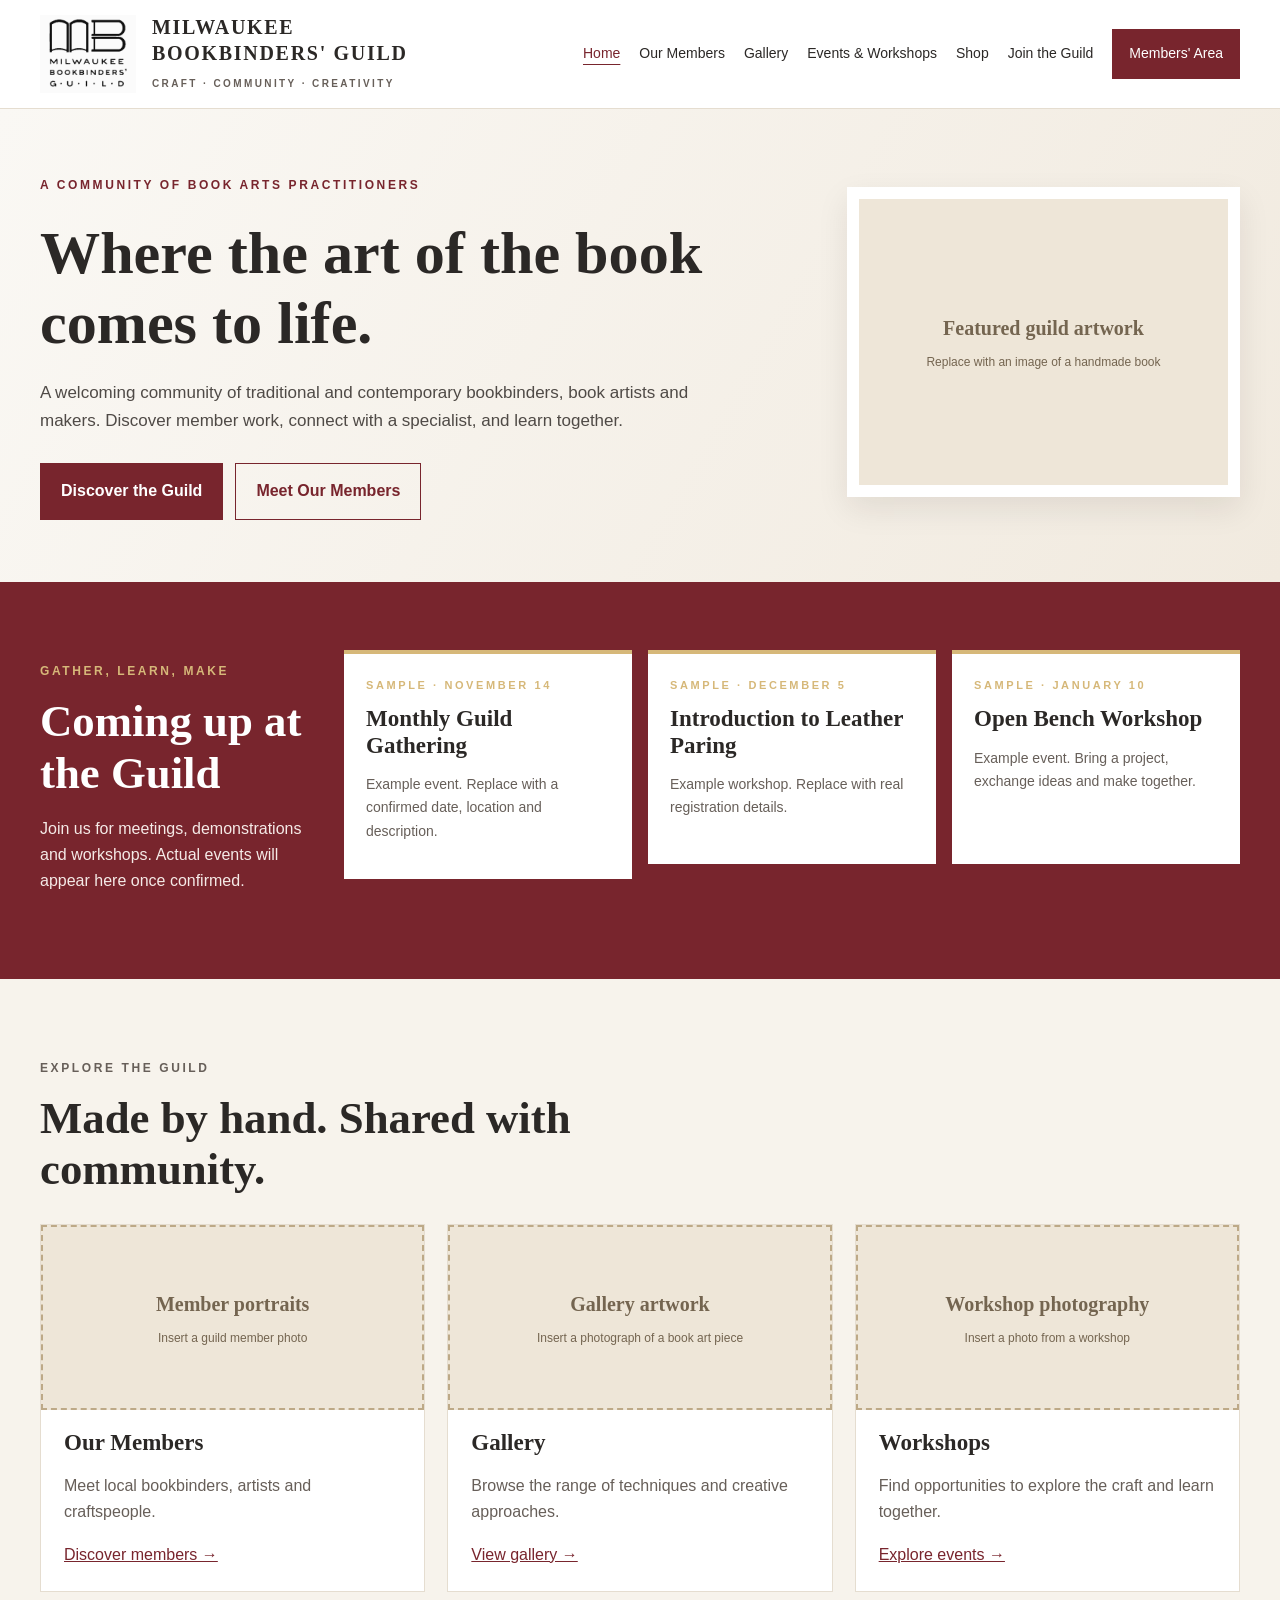
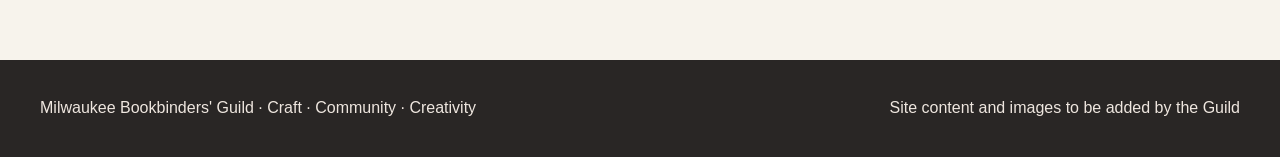
<file: index.html>
<!DOCTYPE html>
<html lang="en"><head><meta charset="utf-8"><meta name="viewport" content="width=device-width, initial-scale=1"><meta name="description" content="Milwaukee Bookbinders' Guild — craft, community, and creativity."><title>Home | Milwaukee Bookbinders' Guild</title><link rel="stylesheet" href="style.css"></head><body><header class="site-header"><div class="container nav-row"><a class="brand" href="index.html"><img class="brand-logo" src="images/milwaukee-bookbinders-guild-logo.png" alt="Milwaukee Bookbinders’ Guild logo" width="96" height="79"><span><span class="brand-name">MILWAUKEE<br>BOOKBINDERS' GUILD</span><span class="brand-tag">CRAFT · COMMUNITY · CREATIVITY</span></span></a><nav class="site-nav" aria-label="Main navigation"><a href="index.html" aria-current="page">Home</a><a href="members.html">Our Members</a><a href="gallery.html">Gallery</a><a href="events.html">Events & Workshops</a><a href="shop.html">Shop</a><a href="join.html">Join the Guild</a><a href="members-area.html" class="member-button">Members' Area</a></nav></div></header><main><section class="hero"><div class="container hero-grid"><div><p class="eyebrow">A community of book arts practitioners</p><h1>Where the art of the book comes to life.</h1><p class="lead">A welcoming community of traditional and contemporary bookbinders, book artists and makers. Discover member work, connect with a specialist, and learn together.</p><div class="actions"><a class="btn" href="join.html">Discover the Guild</a><a class="btn btn-outline" href="members.html">Meet Our Members</a></div></div><div class="image-slot hero-image" role="img" aria-label="Image placeholder for Featured guild artwork"><strong>Featured guild artwork</strong><small>Replace with an image of a handmade book</small></div></div></section><section class="burgundy-band section"><div class="container event-grid"><div class="heading-cell"><p class="eyebrow">Gather, learn, make</p><h2>Coming up at the Guild</h2><p>Join us for meetings, demonstrations and workshops. Actual events will appear here once confirmed.</p></div><article class="event-card"><div class="eyebrow">Sample · November 14</div><h3>Monthly Guild Gathering</h3><p>Example event. Replace with a confirmed date, location and description.</p></article><article class="event-card"><div class="eyebrow">Sample · December 5</div><h3>Introduction to Leather Paring</h3><p>Example workshop. Replace with real registration details.</p></article><article class="event-card"><div class="eyebrow">Sample · January 10</div><h3>Open Bench Workshop</h3><p>Example event. Bring a project, exchange ideas and make together.</p></article></div></section><section class="section"><div class="container"><div class="section-heading"><p class="eyebrow">Explore the Guild</p><h2>Made by hand. Shared with community.</h2></div><div class="cards"><article class="card"><div class="image-slot " role="img" aria-label="Image placeholder for Member portraits"><strong>Member portraits</strong><small>Insert a guild member photo</small></div><h3>Our Members</h3><p>Meet local bookbinders, artists and craftspeople.</p><a href="members.html">Discover members →</a></article><article class="card"><div class="image-slot " role="img" aria-label="Image placeholder for Gallery artwork"><strong>Gallery artwork</strong><small>Insert a photograph of a book art piece</small></div><h3>Gallery</h3><p>Browse the range of techniques and creative approaches.</p><a href="gallery.html">View gallery →</a></article><article class="card"><div class="image-slot " role="img" aria-label="Image placeholder for Workshop photography"><strong>Workshop photography</strong><small>Insert a photo from a workshop</small></div><h3>Workshops</h3><p>Find opportunities to explore the craft and learn together.</p><a href="events.html">Explore events →</a></article></div></div></section></main><footer class="site-footer"><div class="container footer-inner"><span>Milwaukee Bookbinders' Guild · Craft · Community · Creativity</span><span>Site content and images to be added by the Guild</span></div></footer></body></html>
</file>
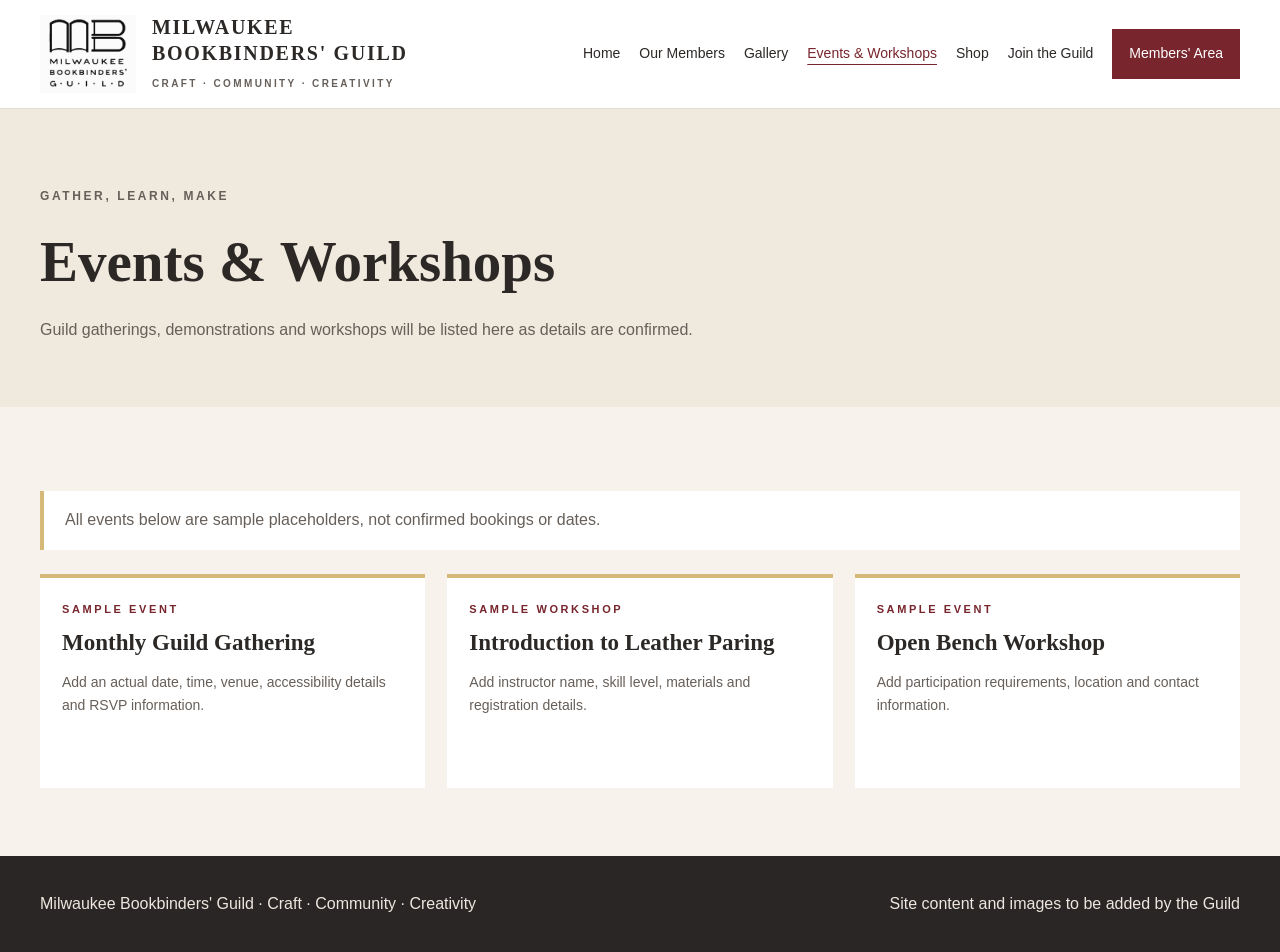
<file: events.html>
<!DOCTYPE html>
<html lang="en"><head><meta charset="utf-8"><meta name="viewport" content="width=device-width, initial-scale=1"><meta name="description" content="Milwaukee Bookbinders' Guild — craft, community, and creativity."><title>Events & Workshops | Milwaukee Bookbinders' Guild</title><link rel="stylesheet" href="style.css"></head><body><header class="site-header"><div class="container nav-row"><a class="brand" href="index.html"><img class="brand-logo" src="images/milwaukee-bookbinders-guild-logo.png" alt="Milwaukee Bookbinders’ Guild logo" width="96" height="79"><span><span class="brand-name">MILWAUKEE<br>BOOKBINDERS' GUILD</span><span class="brand-tag">CRAFT · COMMUNITY · CREATIVITY</span></span></a><nav class="site-nav" aria-label="Main navigation"><a href="index.html">Home</a><a href="members.html">Our Members</a><a href="gallery.html">Gallery</a><a href="events.html" aria-current="page">Events & Workshops</a><a href="shop.html">Shop</a><a href="join.html">Join the Guild</a><a href="members-area.html" class="member-button">Members' Area</a></nav></div></header><main><section class="page-header"><div class="container"><p class="eyebrow">Gather, learn, make</p><h1>Events & Workshops</h1><p>Guild gatherings, demonstrations and workshops will be listed here as details are confirmed.</p></div></section><section class="section"><div class="container"><p class="note">All events below are sample placeholders, not confirmed bookings or dates.</p><div class="cards" style="margin-top:24px"><article class="event-card"><div class="eyebrow">Sample event</div><h3>Monthly Guild Gathering</h3><p>Add an actual date, time, venue, accessibility details and RSVP information.</p></article><article class="event-card"><div class="eyebrow">Sample workshop</div><h3>Introduction to Leather Paring</h3><p>Add instructor name, skill level, materials and registration details.</p></article><article class="event-card"><div class="eyebrow">Sample event</div><h3>Open Bench Workshop</h3><p>Add participation requirements, location and contact information.</p></article></div></div></section></main><footer class="site-footer"><div class="container footer-inner"><span>Milwaukee Bookbinders' Guild · Craft · Community · Creativity</span><span>Site content and images to be added by the Guild</span></div></footer></body></html>
</file>
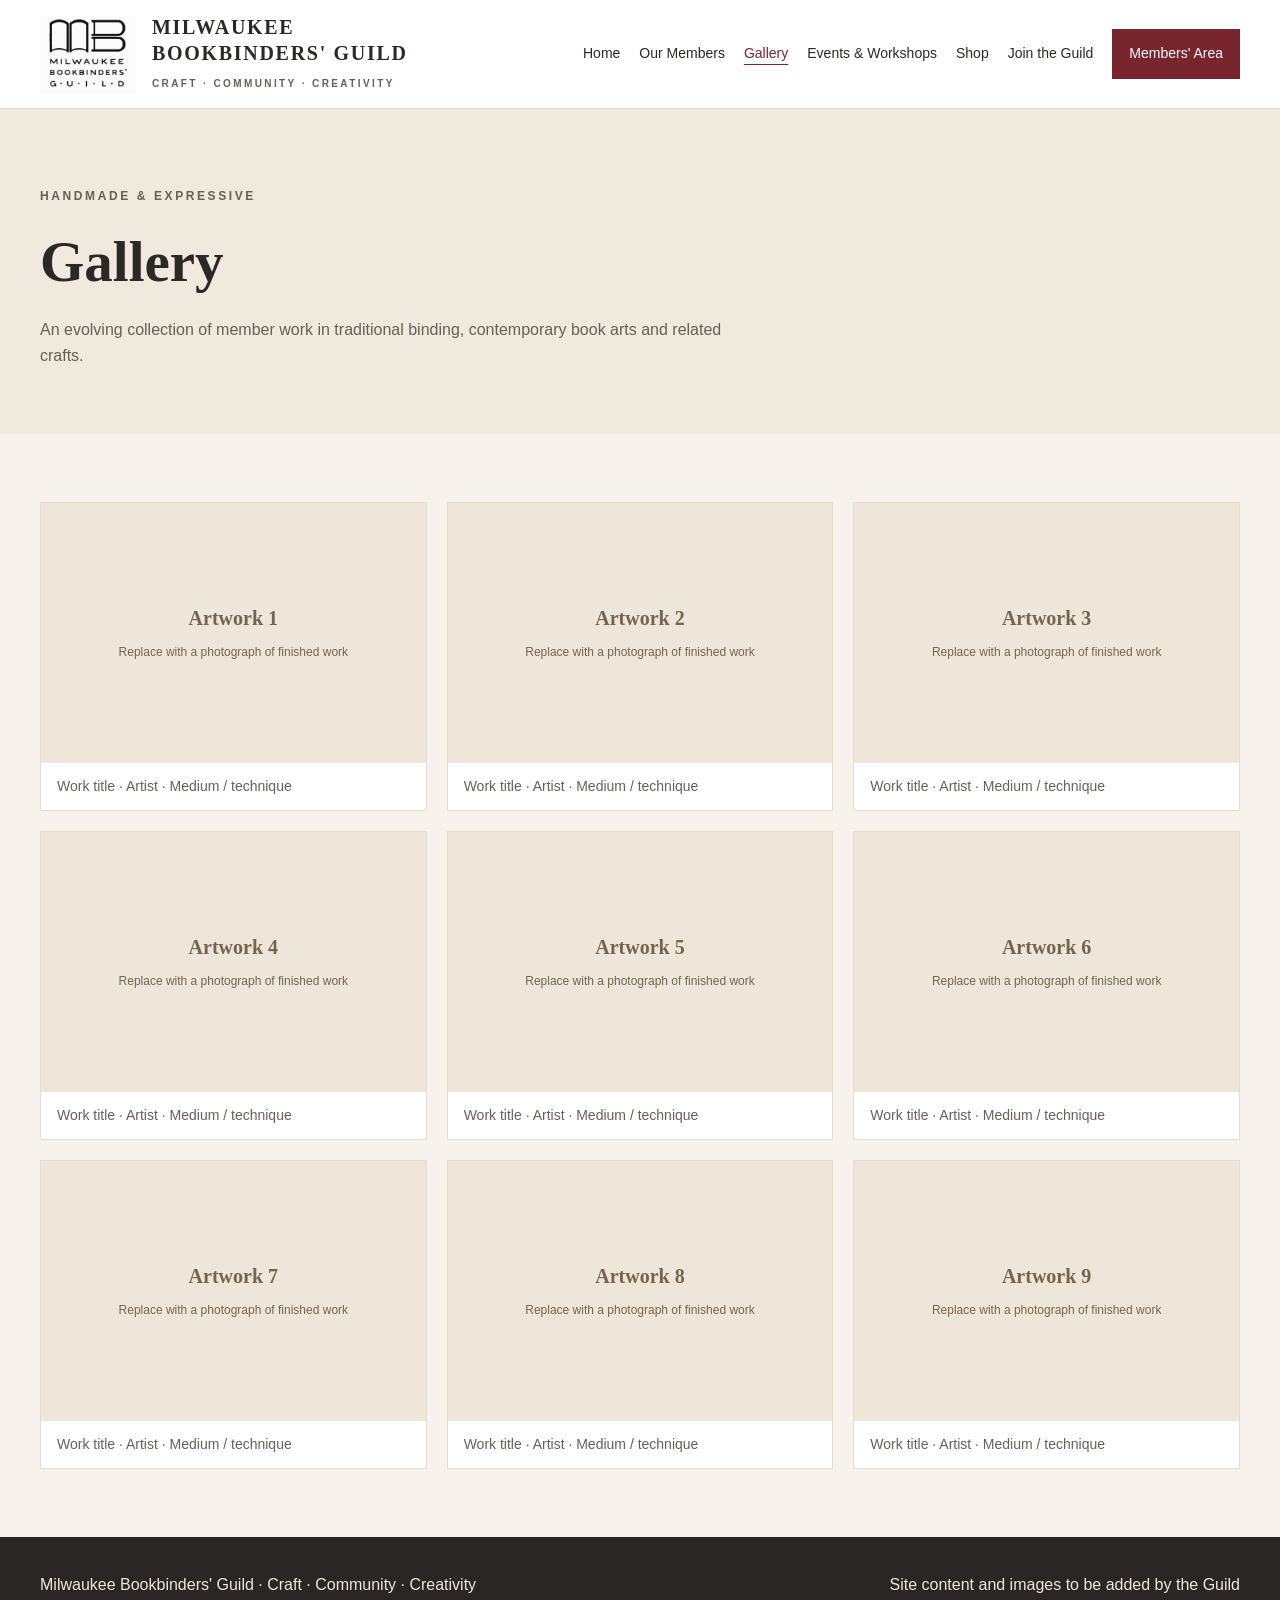
<file: gallery.html>
<!DOCTYPE html>
<html lang="en"><head><meta charset="utf-8"><meta name="viewport" content="width=device-width, initial-scale=1"><meta name="description" content="Milwaukee Bookbinders' Guild — craft, community, and creativity."><title>Gallery | Milwaukee Bookbinders' Guild</title><link rel="stylesheet" href="style.css"></head><body><header class="site-header"><div class="container nav-row"><a class="brand" href="index.html"><img class="brand-logo" src="images/milwaukee-bookbinders-guild-logo.png" alt="Milwaukee Bookbinders’ Guild logo" width="96" height="79"><span><span class="brand-name">MILWAUKEE<br>BOOKBINDERS' GUILD</span><span class="brand-tag">CRAFT · COMMUNITY · CREATIVITY</span></span></a><nav class="site-nav" aria-label="Main navigation"><a href="index.html">Home</a><a href="members.html">Our Members</a><a href="gallery.html" aria-current="page">Gallery</a><a href="events.html">Events & Workshops</a><a href="shop.html">Shop</a><a href="join.html">Join the Guild</a><a href="members-area.html" class="member-button">Members' Area</a></nav></div></header><main><section class="page-header"><div class="container"><p class="eyebrow">Handmade & expressive</p><h1>Gallery</h1><p>An evolving collection of member work in traditional binding, contemporary book arts and related crafts.</p></div></section><section class="section"><div class="container"><div class="gallery"><figure class="gallery-item"><div class="image-slot " role="img" aria-label="Image placeholder for Artwork 1"><strong>Artwork 1</strong><small>Replace with a photograph of finished work</small></div><figcaption>Work title · Artist · Medium / technique</figcaption></figure><figure class="gallery-item"><div class="image-slot " role="img" aria-label="Image placeholder for Artwork 2"><strong>Artwork 2</strong><small>Replace with a photograph of finished work</small></div><figcaption>Work title · Artist · Medium / technique</figcaption></figure><figure class="gallery-item"><div class="image-slot " role="img" aria-label="Image placeholder for Artwork 3"><strong>Artwork 3</strong><small>Replace with a photograph of finished work</small></div><figcaption>Work title · Artist · Medium / technique</figcaption></figure><figure class="gallery-item"><div class="image-slot " role="img" aria-label="Image placeholder for Artwork 4"><strong>Artwork 4</strong><small>Replace with a photograph of finished work</small></div><figcaption>Work title · Artist · Medium / technique</figcaption></figure><figure class="gallery-item"><div class="image-slot " role="img" aria-label="Image placeholder for Artwork 5"><strong>Artwork 5</strong><small>Replace with a photograph of finished work</small></div><figcaption>Work title · Artist · Medium / technique</figcaption></figure><figure class="gallery-item"><div class="image-slot " role="img" aria-label="Image placeholder for Artwork 6"><strong>Artwork 6</strong><small>Replace with a photograph of finished work</small></div><figcaption>Work title · Artist · Medium / technique</figcaption></figure><figure class="gallery-item"><div class="image-slot " role="img" aria-label="Image placeholder for Artwork 7"><strong>Artwork 7</strong><small>Replace with a photograph of finished work</small></div><figcaption>Work title · Artist · Medium / technique</figcaption></figure><figure class="gallery-item"><div class="image-slot " role="img" aria-label="Image placeholder for Artwork 8"><strong>Artwork 8</strong><small>Replace with a photograph of finished work</small></div><figcaption>Work title · Artist · Medium / technique</figcaption></figure><figure class="gallery-item"><div class="image-slot " role="img" aria-label="Image placeholder for Artwork 9"><strong>Artwork 9</strong><small>Replace with a photograph of finished work</small></div><figcaption>Work title · Artist · Medium / technique</figcaption></figure></div></div></section></main><footer class="site-footer"><div class="container footer-inner"><span>Milwaukee Bookbinders' Guild · Craft · Community · Creativity</span><span>Site content and images to be added by the Guild</span></div></footer></body></html>
</file>
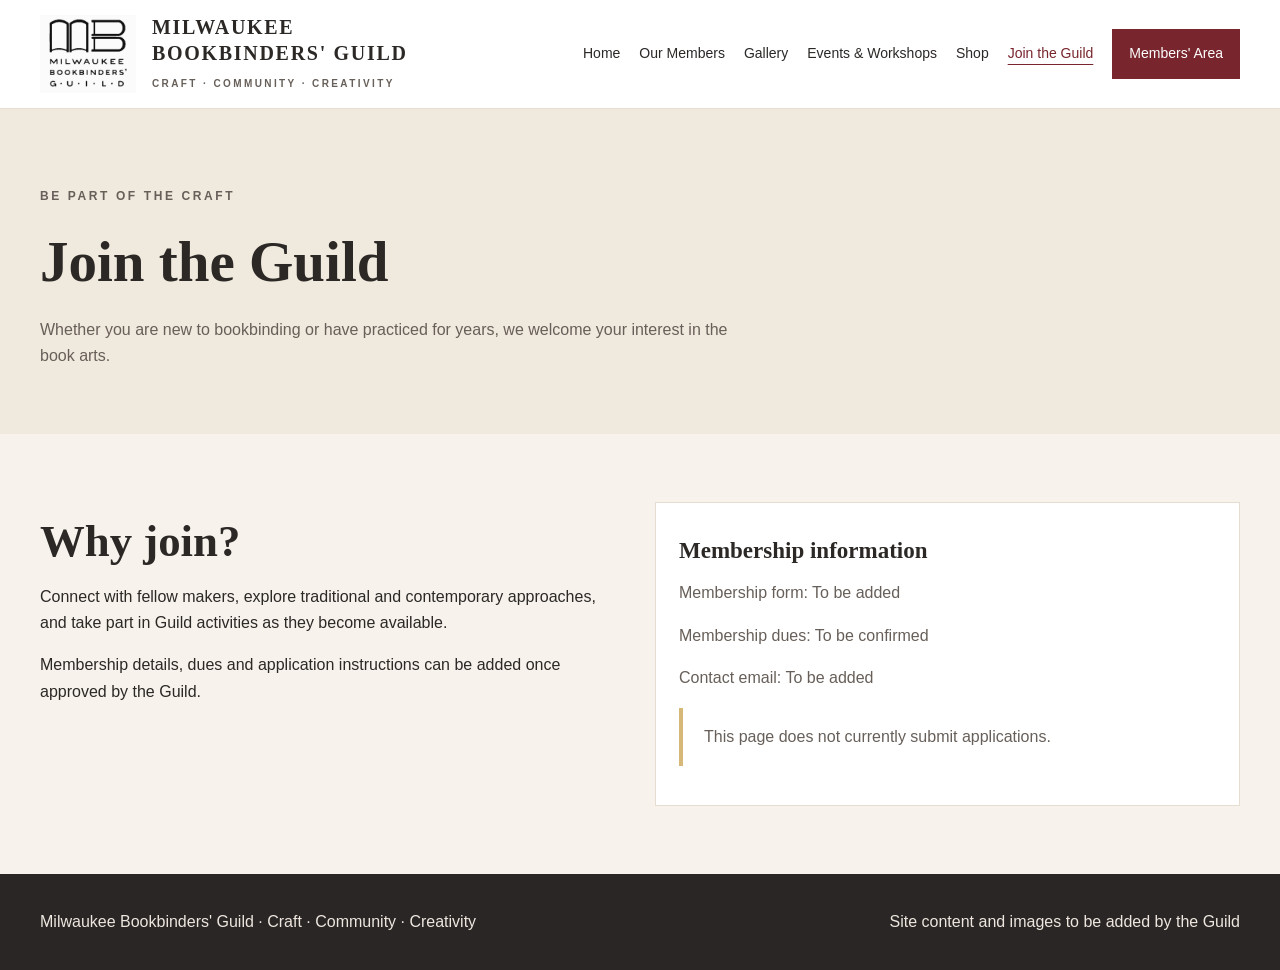
<file: join.html>
<!DOCTYPE html>
<html lang="en"><head><meta charset="utf-8"><meta name="viewport" content="width=device-width, initial-scale=1"><meta name="description" content="Milwaukee Bookbinders' Guild — craft, community, and creativity."><title>Join the Guild | Milwaukee Bookbinders' Guild</title><link rel="stylesheet" href="style.css"></head><body><header class="site-header"><div class="container nav-row"><a class="brand" href="index.html"><img class="brand-logo" src="images/milwaukee-bookbinders-guild-logo.png" alt="Milwaukee Bookbinders’ Guild logo" width="96" height="79"><span><span class="brand-name">MILWAUKEE<br>BOOKBINDERS' GUILD</span><span class="brand-tag">CRAFT · COMMUNITY · CREATIVITY</span></span></a><nav class="site-nav" aria-label="Main navigation"><a href="index.html">Home</a><a href="members.html">Our Members</a><a href="gallery.html">Gallery</a><a href="events.html">Events & Workshops</a><a href="shop.html">Shop</a><a href="join.html" aria-current="page">Join the Guild</a><a href="members-area.html" class="member-button">Members' Area</a></nav></div></header><main><section class="page-header"><div class="container"><p class="eyebrow">Be part of the craft</p><h1>Join the Guild</h1><p>Whether you are new to bookbinding or have practiced for years, we welcome your interest in the book arts.</p></div></section><section class="section"><div class="container split"><article><h2>Why join?</h2><p>Connect with fellow makers, explore traditional and contemporary approaches, and take part in Guild activities as they become available.</p><p>Membership details, dues and application instructions can be added once approved by the Guild.</p></article><aside class="card"><h3>Membership information</h3><p>Membership form: To be added</p><p>Membership dues: To be confirmed</p><p>Contact email: To be added</p><p class="note">This page does not currently submit applications.</p></aside></div></section></main><footer class="site-footer"><div class="container footer-inner"><span>Milwaukee Bookbinders' Guild · Craft · Community · Creativity</span><span>Site content and images to be added by the Guild</span></div></footer></body></html>
</file>
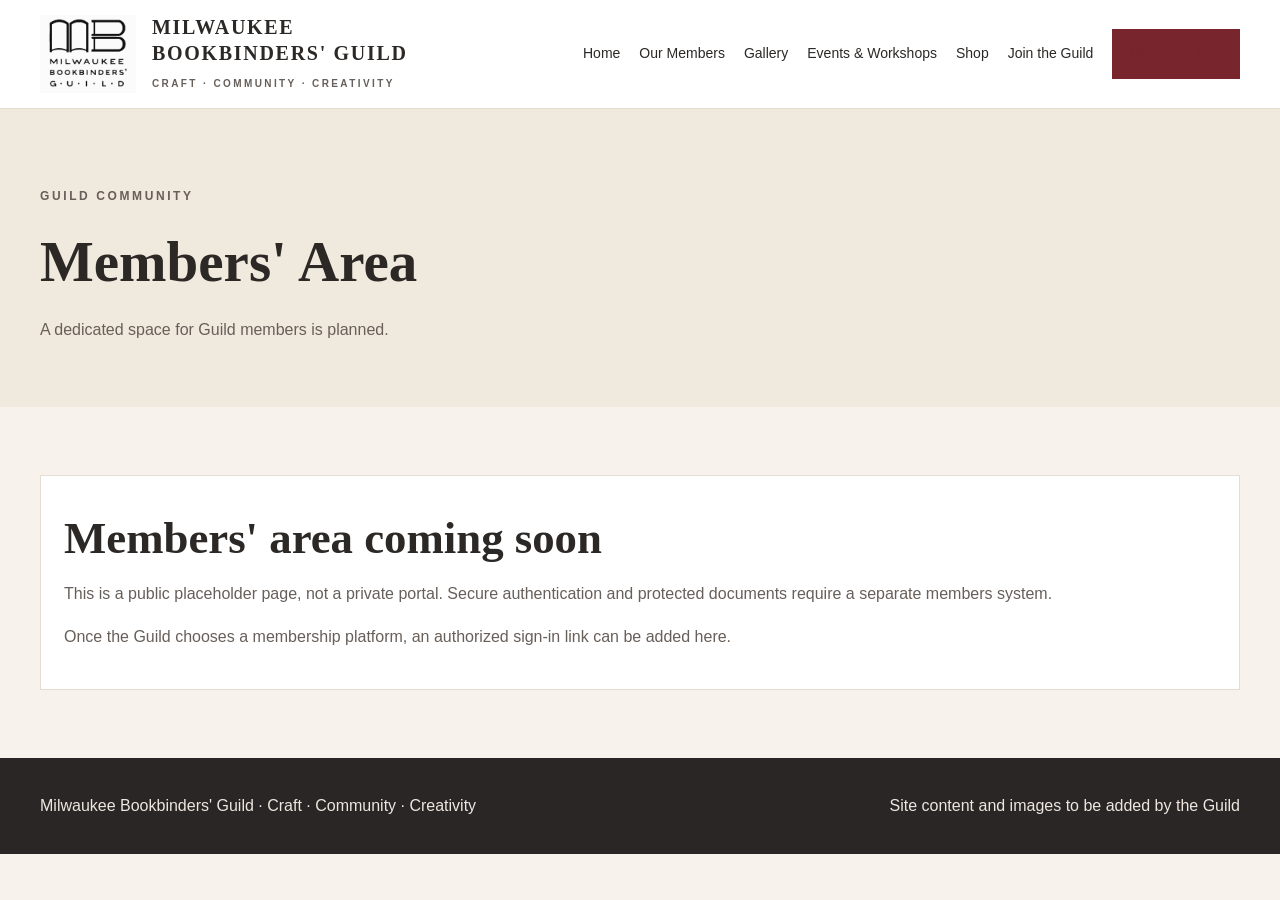
<file: members-area.html>
<!DOCTYPE html>
<html lang="en"><head><meta charset="utf-8"><meta name="viewport" content="width=device-width, initial-scale=1"><meta name="description" content="Milwaukee Bookbinders' Guild — craft, community, and creativity."><title>Members' Area | Milwaukee Bookbinders' Guild</title><link rel="stylesheet" href="style.css"></head><body><header class="site-header"><div class="container nav-row"><a class="brand" href="index.html"><img class="brand-logo" src="images/milwaukee-bookbinders-guild-logo.png" alt="Milwaukee Bookbinders’ Guild logo" width="96" height="79"><span><span class="brand-name">MILWAUKEE<br>BOOKBINDERS' GUILD</span><span class="brand-tag">CRAFT · COMMUNITY · CREATIVITY</span></span></a><nav class="site-nav" aria-label="Main navigation"><a href="index.html">Home</a><a href="members.html">Our Members</a><a href="gallery.html">Gallery</a><a href="events.html">Events & Workshops</a><a href="shop.html">Shop</a><a href="join.html">Join the Guild</a><a href="members-area.html" aria-current="page" class="member-button">Members' Area</a></nav></div></header><main><section class="page-header"><div class="container"><p class="eyebrow">Guild community</p><h1>Members' Area</h1><p>A dedicated space for Guild members is planned.</p></div></section><section class="section"><div class="container"><div class="card"><h2>Members' area coming soon</h2><p>This is a public placeholder page, not a private portal. Secure authentication and protected documents require a separate members system.</p><p>Once the Guild chooses a membership platform, an authorized sign-in link can be added here.</p></div></div></section></main><footer class="site-footer"><div class="container footer-inner"><span>Milwaukee Bookbinders' Guild · Craft · Community · Creativity</span><span>Site content and images to be added by the Guild</span></div></footer></body></html>
</file>
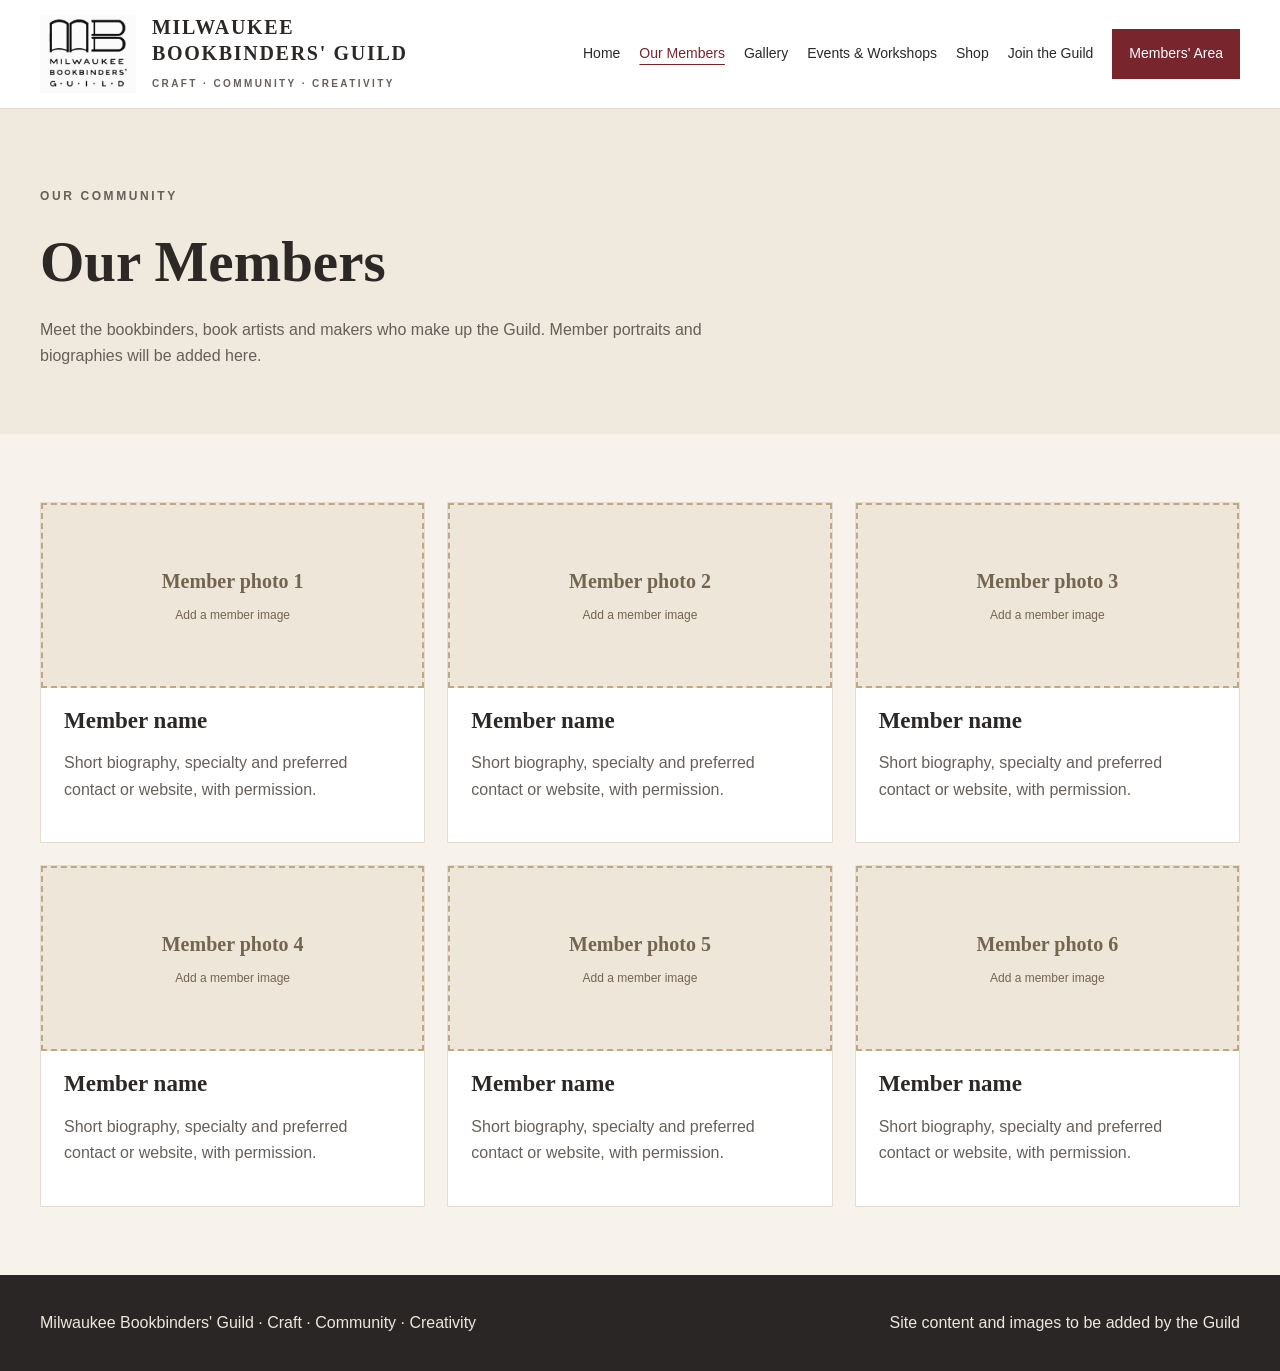
<file: members.html>
<!DOCTYPE html>
<html lang="en"><head><meta charset="utf-8"><meta name="viewport" content="width=device-width, initial-scale=1"><meta name="description" content="Milwaukee Bookbinders' Guild — craft, community, and creativity."><title>Our Members | Milwaukee Bookbinders' Guild</title><link rel="stylesheet" href="style.css"></head><body><header class="site-header"><div class="container nav-row"><a class="brand" href="index.html"><img class="brand-logo" src="images/milwaukee-bookbinders-guild-logo.png" alt="Milwaukee Bookbinders’ Guild logo" width="96" height="79"><span><span class="brand-name">MILWAUKEE<br>BOOKBINDERS' GUILD</span><span class="brand-tag">CRAFT · COMMUNITY · CREATIVITY</span></span></a><nav class="site-nav" aria-label="Main navigation"><a href="index.html">Home</a><a href="members.html" aria-current="page">Our Members</a><a href="gallery.html">Gallery</a><a href="events.html">Events & Workshops</a><a href="shop.html">Shop</a><a href="join.html">Join the Guild</a><a href="members-area.html" class="member-button">Members' Area</a></nav></div></header><main><section class="page-header"><div class="container"><p class="eyebrow">Our community</p><h1>Our Members</h1><p>Meet the bookbinders, book artists and makers who make up the Guild. Member portraits and biographies will be added here.</p></div></section><section class="section"><div class="container"><div class="cards"><article class="card"><div class="image-slot " role="img" aria-label="Image placeholder for Member photo 1"><strong>Member photo 1</strong><small>Add a member image</small></div><h3>Member name</h3><p>Short biography, specialty and preferred contact or website, with permission.</p></article><article class="card"><div class="image-slot " role="img" aria-label="Image placeholder for Member photo 2"><strong>Member photo 2</strong><small>Add a member image</small></div><h3>Member name</h3><p>Short biography, specialty and preferred contact or website, with permission.</p></article><article class="card"><div class="image-slot " role="img" aria-label="Image placeholder for Member photo 3"><strong>Member photo 3</strong><small>Add a member image</small></div><h3>Member name</h3><p>Short biography, specialty and preferred contact or website, with permission.</p></article><article class="card"><div class="image-slot " role="img" aria-label="Image placeholder for Member photo 4"><strong>Member photo 4</strong><small>Add a member image</small></div><h3>Member name</h3><p>Short biography, specialty and preferred contact or website, with permission.</p></article><article class="card"><div class="image-slot " role="img" aria-label="Image placeholder for Member photo 5"><strong>Member photo 5</strong><small>Add a member image</small></div><h3>Member name</h3><p>Short biography, specialty and preferred contact or website, with permission.</p></article><article class="card"><div class="image-slot " role="img" aria-label="Image placeholder for Member photo 6"><strong>Member photo 6</strong><small>Add a member image</small></div><h3>Member name</h3><p>Short biography, specialty and preferred contact or website, with permission.</p></article></div></div></section></main><footer class="site-footer"><div class="container footer-inner"><span>Milwaukee Bookbinders' Guild · Craft · Community · Creativity</span><span>Site content and images to be added by the Guild</span></div></footer></body></html>
</file>
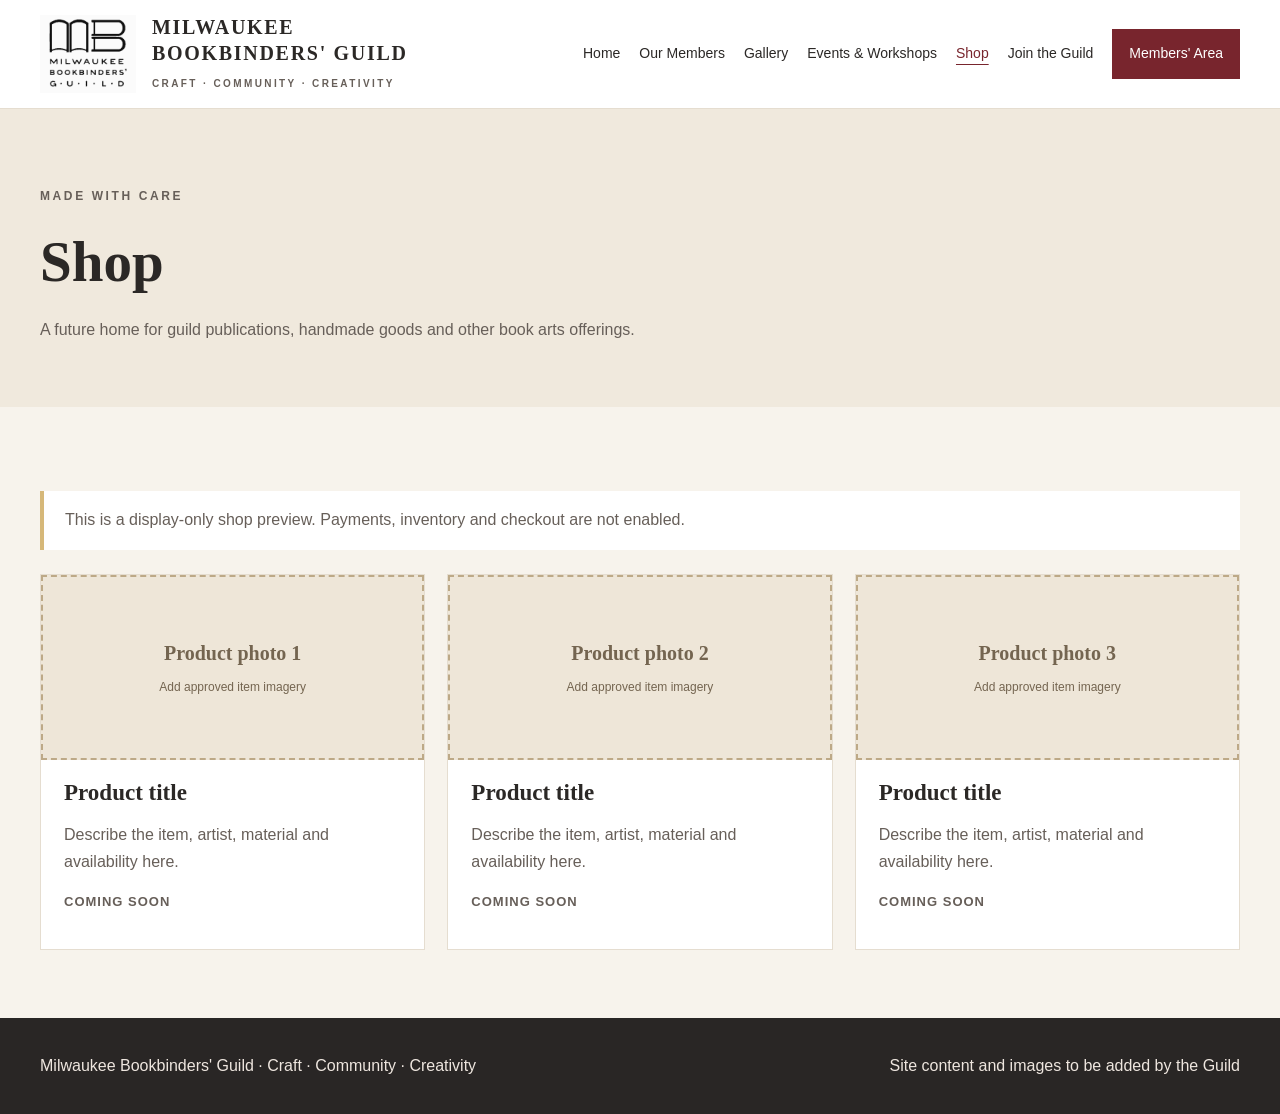
<file: shop.html>
<!DOCTYPE html>
<html lang="en"><head><meta charset="utf-8"><meta name="viewport" content="width=device-width, initial-scale=1"><meta name="description" content="Milwaukee Bookbinders' Guild — craft, community, and creativity."><title>Shop | Milwaukee Bookbinders' Guild</title><link rel="stylesheet" href="style.css"></head><body><header class="site-header"><div class="container nav-row"><a class="brand" href="index.html"><img class="brand-logo" src="images/milwaukee-bookbinders-guild-logo.png" alt="Milwaukee Bookbinders’ Guild logo" width="96" height="79"><span><span class="brand-name">MILWAUKEE<br>BOOKBINDERS' GUILD</span><span class="brand-tag">CRAFT · COMMUNITY · CREATIVITY</span></span></a><nav class="site-nav" aria-label="Main navigation"><a href="index.html">Home</a><a href="members.html">Our Members</a><a href="gallery.html">Gallery</a><a href="events.html">Events & Workshops</a><a href="shop.html" aria-current="page">Shop</a><a href="join.html">Join the Guild</a><a href="members-area.html" class="member-button">Members' Area</a></nav></div></header><main><section class="page-header"><div class="container"><p class="eyebrow">Made with care</p><h1>Shop</h1><p>A future home for guild publications, handmade goods and other book arts offerings.</p></div></section><section class="section"><div class="container"><p class="note">This is a display-only shop preview. Payments, inventory and checkout are not enabled.</p><div class="cards" style="margin-top:24px"><article class="card"><div class="image-slot " role="img" aria-label="Image placeholder for Product photo 1"><strong>Product photo 1</strong><small>Add approved item imagery</small></div><h3>Product title</h3><p>Describe the item, artist, material and availability here.</p><p class="label">Coming soon</p></article><article class="card"><div class="image-slot " role="img" aria-label="Image placeholder for Product photo 2"><strong>Product photo 2</strong><small>Add approved item imagery</small></div><h3>Product title</h3><p>Describe the item, artist, material and availability here.</p><p class="label">Coming soon</p></article><article class="card"><div class="image-slot " role="img" aria-label="Image placeholder for Product photo 3"><strong>Product photo 3</strong><small>Add approved item imagery</small></div><h3>Product title</h3><p>Describe the item, artist, material and availability here.</p><p class="label">Coming soon</p></article></div></div></section></main><footer class="site-footer"><div class="container footer-inner"><span>Milwaukee Bookbinders' Guild · Craft · Community · Creativity</span><span>Site content and images to be added by the Guild</span></div></footer></body></html>
</file>
<file: style.css>
/* Milwaukee Bookbinders' Guild — shared visual theme */
:root{--burgundy:#78252d;--burgundy-dark:#5d1b23;--cream:#f7f3ec;--paper:#fffdf9;--ink:#2b2826;--muted:#675f59;--gold:#d6b879;--line:#e5ddd0}
*{box-sizing:border-box}html{scroll-behavior:smooth}body{margin:0;background:var(--cream);color:var(--ink);font-family:Arial,Helvetica,sans-serif;line-height:1.65}a{color:var(--burgundy)}img{max-width:100%}
.container{width:min(1200px,calc(100% - 48px));margin-inline:auto}
.site-header{background:#fff;border-bottom:1px solid var(--line)}.nav-row{min-height:108px;display:flex;align-items:center;justify-content:space-between;gap:30px}.brand{display:flex;align-items:center;gap:16px;color:var(--ink);text-decoration:none}.brand-logo{display:block;width:96px;height:auto;max-height:95px;object-fit:contain;flex-shrink:0}.brand-name{font-family:Georgia,'Times New Roman',serif;letter-spacing:1.7px;font-size:20px;font-weight:bold;line-height:1.15}.brand-tag{display:block;color:var(--muted);font-size:10px;font-weight:700;letter-spacing:2.4px;margin-top:7px}
.site-nav{display:flex;flex-wrap:wrap;align-items:center;gap:19px}.site-nav a{color:var(--ink);text-decoration:none;font-size:14px}.site-nav a:hover,.site-nav a[aria-current=page]{color:var(--burgundy);text-decoration:underline;text-underline-offset:6px}.site-nav .member-button{background:var(--burgundy);padding:13px 17px;color:white;text-decoration:none}.site-nav .member-button:hover{background:var(--burgundy-dark);color:white}
.hero{padding:55px 0 62px;background:linear-gradient(120deg,#faf8f4,#f1eadf)}.hero-grid{display:grid;grid-template-columns:1.5fr 0.8fr;gap:70px;align-items:center}.eyebrow{font-size:12px;letter-spacing:2.6px;color:var(--burgundy);font-weight:800;text-transform:uppercase}h1,h2,h3{font-family:Georgia,'Times New Roman',serif;line-height:1.16}h1{font-size:clamp(40px,4.7vw,66px);margin:22px 0}h2{font-size:clamp(30px,3.5vw,45px);margin:14px 0}h3{font-size:23px;margin:12px 0}.lead{font-size:17px;max-width:680px;color:#4f4a46}.actions{display:flex;gap:12px;flex-wrap:wrap;margin-top:28px}.btn{display:inline-block;padding:14px 20px;background:var(--burgundy);color:white;text-decoration:none;border:1px solid var(--burgundy);font-weight:600}.btn:hover{background:var(--burgundy-dark)}.btn-outline{background:transparent;color:var(--burgundy)}.btn-outline:hover{background:#f1e5df}
.image-slot{display:grid;place-content:center;text-align:center;gap:8px;min-height:220px;padding:20px;background:#eee6d8;border:2px dashed #bda987;color:#746550}.image-slot strong{font-family:Georgia,serif;font-size:20px}.image-slot small{font-size:12px}.hero-image{min-height:310px;box-shadow:0 12px 30px #20160d16;border:12px solid white}
.section{padding:68px 0}.section-heading{max-width:740px;margin-bottom:28px}.section-heading p{color:var(--muted)}.burgundy-band{background:var(--burgundy);color:white}.burgundy-band .eyebrow{color:var(--gold)}.burgundy-band p{color:#f5eae7}.event-grid{display:grid;grid-template-columns:1fr repeat(3,1fr);gap:16px;align-items:start}.event-grid .heading-cell h2{color:white}.event-card{background:white;color:var(--ink);padding:22px;min-height:214px;border-top:4px solid var(--gold)}.event-card .eyebrow{font-size:11px}.event-card h3{font-size:23px}.event-card p{color:var(--muted);font-size:14px}.cards{display:grid;grid-template-columns:repeat(3,1fr);gap:22px}.card{background:#fff;padding:23px;border:1px solid var(--line)}.card p{color:var(--muted)}.card .image-slot{min-height:185px;margin:-23px -23px 20px}.note{padding:16px 21px;border-left:4px solid var(--gold);background:#fff;color:var(--muted)}
.page-header{background:#f0e9dd;padding:66px 0 48px}.page-header h1{font-size:clamp(36px,4.5vw,57px)}.page-header p{max-width:720px;color:var(--muted)}.gallery{display:grid;grid-template-columns:repeat(3,1fr);gap:20px}.gallery-item{margin:0;background:white;border:1px solid var(--line)}.gallery-item .image-slot{min-height:260px;border:0}.gallery-item figcaption{padding:12px 16px;font-size:14px;color:var(--muted)}.split{display:grid;grid-template-columns:1fr 1fr;gap:30px}.stack{display:grid;gap:20px}.label{font-weight:bold;color:var(--burgundy);font-size:13px;letter-spacing:1px;text-transform:uppercase}
.site-footer{padding:35px 0;background:#292625;color:#eee6df}.footer-inner{display:flex;justify-content:space-between;gap:20px;flex-wrap:wrap}.site-footer a{color:#f5d9a4}.sr-only{position:absolute;width:1px;height:1px;padding:0;margin:-1px;overflow:hidden;clip:rect(0,0,0,0);white-space:nowrap;border:0}
@media(max-width:1050px){.nav-row{align-items:flex-start;flex-direction:column;padding:20px 0}.hero-grid{gap:35px}.event-grid{grid-template-columns:repeat(3,1fr)}.heading-cell{grid-column:1/-1}}
@media(max-width:750px){.container{width:min(100% - 32px,1200px)}.hero-grid,.split{grid-template-columns:1fr}.hero-image{min-height:240px}.cards,.gallery,.event-grid{grid-template-columns:1fr}.section{padding:48px 0}.site-nav{gap:12px}.site-nav a{font-size:13px}.brand-name{font-size:17px}}
</file>
